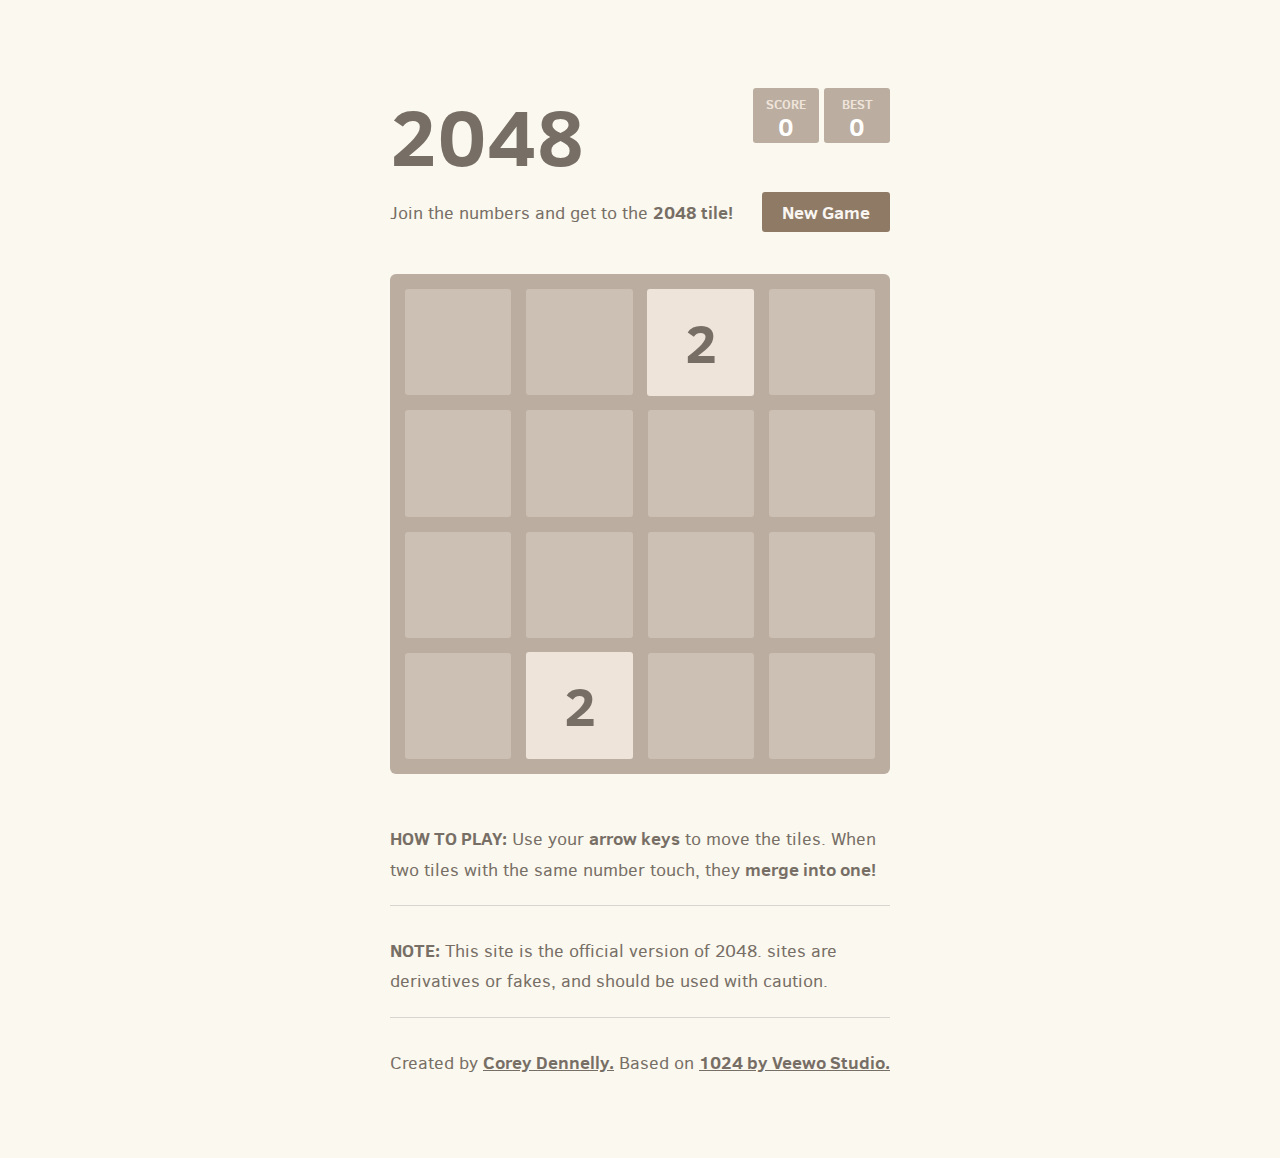
<file: index.html>
<!DOCTYPE html>
<html>
<head>
  <meta charset="utf-8">
  <title>2048 | Corey Dennelly</title>

  <link href="style/main.css" rel="stylesheet" type="text/css">
  <link rel="shortcut icon" href="favicon.ico">
  <link rel="apple-touch-icon" href="meta/apple-touch-icon.png">
  <link rel="apple-touch-startup-image" href="meta/apple-touch-startup-image-640x1096.png" media="(device-width: 320px) and (device-height: 568px) and (-webkit-device-pixel-ratio: 2)"> <!-- iPhone 5+ -->
  <link rel="apple-touch-startup-image" href="meta/apple-touch-startup-image-640x920.png"  media="(device-width: 320px) and (device-height: 480px) and (-webkit-device-pixel-ratio: 2)"> <!-- iPhone, retina -->
  <meta name="apple-mobile-web-app-capable" content="yes">
  <meta name="apple-mobile-web-app-status-bar-style" content="black">

  <meta name="HandheldFriendly" content="True">
  <meta name="MobileOptimized" content="320">
  <meta name="viewport" content="width=device-width, target-densitydpi=160dpi, initial-scale=1.0, maximum-scale=1, user-scalable=no, minimal-ui">
</head>
<body>
  <div class="container">
    <div class="heading">
      <h1 class="title">2048</h1>
      <div class="scores-container">
        <div class="score-container">0</div>
        <div class="best-container">0</div>
      </div>
    </div>

    <div class="above-game">
      <p class="game-intro">Join the numbers and get to the <strong>2048 tile!</strong></p>
      <a class="restart-button">New Game</a>
    </div>

    <div class="game-container">
      <div class="game-message">
        <p></p>
        <div class="lower">
	        <a class="keep-playing-button">Keep Playing</a>
          <a class="retry-button">Play Again</a>
        </div>
      </div>

      <div class="grid-container">
        <div class="grid-row">
          <div class="grid-cell"></div>
          <div class="grid-cell"></div>
          <div class="grid-cell"></div>
          <div class="grid-cell"></div>
        </div>
        <div class="grid-row">
          <div class="grid-cell"></div>
          <div class="grid-cell"></div>
          <div class="grid-cell"></div>
          <div class="grid-cell"></div>
        </div>
        <div class="grid-row">
          <div class="grid-cell"></div>
          <div class="grid-cell"></div>
          <div class="grid-cell"></div>
          <div class="grid-cell"></div>
        </div>
        <div class="grid-row">
          <div class="grid-cell"></div>
          <div class="grid-cell"></div>
          <div class="grid-cell"></div>
          <div class="grid-cell"></div>
        </div>
      </div>

      <div class="tile-container">

      </div>
    </div>

    <p class="game-explanation">
      <strong class="important">How to play:</strong> Use your <strong>arrow keys</strong> to move the tiles. When two tiles with the same number touch, they <strong>merge into one!</strong>
    </p>
    <hr>
    <p>
    <strong class="important">Note:</strong> This site is the official version of 2048. sites are derivatives or fakes, and should be used with caution.
    </p>
    <hr>
    <p>
    Created by <a href="http://okoru.net/" target="_blank">Corey Dennelly.</a> Based on <a href="https://itunes.apple.com/us/app/1024!/id823499224" target="_blank">1024 by Veewo Studio.</a>
    </p>
  </div>

  <script src="js/bind_polyfill.js"></script>
  <script src="js/classlist_polyfill.js"></script>
  <script src="js/animframe_polyfill.js"></script>
  <script src="js/keyboard_input_manager.js"></script>
  <script src="js/html_actuator.js"></script>
  <script src="js/grid.js"></script>
  <script src="js/tile.js"></script>
  <script src="js/local_storage_manager.js"></script>
  <script src="js/game_manager.js"></script>
  <script src="js/application.js"></script>
</body>
</html>
</file>
<file: style/main.css>
@import url(fonts/clear-sans.css);
html, body {
  margin: 0;
  padding: 0;
  background: #faf8ef;
  color: #776e65;
  font-family: "Clear Sans", "Helvetica Neue", Arial, sans-serif;
  font-size: 18px; }

body {
  margin: 80px 0; }

.heading:after {
  content: "";
  display: block;
  clear: both; }

h1.title {
  font-size: 80px;
  font-weight: bold;
  margin: 0;
  display: block;
  float: left; }

@-webkit-keyframes move-up {
  0% {
    top: 25px;
    opacity: 1; }

  100% {
    top: -50px;
    opacity: 0; } }
@-moz-keyframes move-up {
  0% {
    top: 25px;
    opacity: 1; }

  100% {
    top: -50px;
    opacity: 0; } }
@keyframes move-up {
  0% {
    top: 25px;
    opacity: 1; }

  100% {
    top: -50px;
    opacity: 0; } }
.scores-container {
  float: right;
  text-align: right; }

.score-container, .best-container {
  position: relative;
  display: inline-block;
  background: #bbada0;
  padding: 15px 25px;
  font-size: 25px;
  height: 25px;
  line-height: 47px;
  font-weight: bold;
  border-radius: 3px;
  color: white;
  margin-top: 8px;
  text-align: center; }
  .score-container:after, .best-container:after {
    position: absolute;
    width: 100%;
    top: 10px;
    left: 0;
    text-transform: uppercase;
    font-size: 13px;
    line-height: 13px;
    text-align: center;
    color: #eee4da; }
  .score-container .score-addition, .best-container .score-addition {
    position: absolute;
    right: 30px;
    color: red;
    font-size: 25px;
    line-height: 25px;
    font-weight: bold;
    color: rgba(119, 110, 101, 0.9);
    z-index: 100;
    -webkit-animation: move-up 600ms ease-in;
    -moz-animation: move-up 600ms ease-in;
    animation: move-up 600ms ease-in;
    -webkit-animation-fill-mode: both;
    -moz-animation-fill-mode: both;
    animation-fill-mode: both; }

.score-container:after {
  content: "Score"; }

.best-container:after {
  content: "Best"; }

p {
  margin-top: 0;
  margin-bottom: 10px;
  line-height: 1.65; }

a {
  color: #776e65;
  font-weight: bold;
  text-decoration: underline;
  cursor: pointer; }

strong.important {
  text-transform: uppercase; }

hr {
  border: none;
  border-bottom: 1px solid #d8d4d0;
  margin-top: 20px;
  margin-bottom: 30px; }

.container {
  width: 500px;
  margin: 0 auto; }

@-webkit-keyframes fade-in {
  0% {
    opacity: 0; }

  100% {
    opacity: 1; } }
@-moz-keyframes fade-in {
  0% {
    opacity: 0; }

  100% {
    opacity: 1; } }
@keyframes fade-in {
  0% {
    opacity: 0; }

  100% {
    opacity: 1; } }
.game-container {
  margin-top: 40px;
  position: relative;
  padding: 15px;
  cursor: default;
  -webkit-touch-callout: none;
  -ms-touch-callout: none;
  -webkit-user-select: none;
  -moz-user-select: none;
  -ms-user-select: none;
  -ms-touch-action: none;
  touch-action: none;
  background: #bbada0;
  border-radius: 6px;
  width: 500px;
  height: 500px;
  -webkit-box-sizing: border-box;
  -moz-box-sizing: border-box;
  box-sizing: border-box; }
  .game-container .game-message {
    display: none;
    position: absolute;
    top: 0;
    right: 0;
    bottom: 0;
    left: 0;
    background: rgba(238, 228, 218, 0.5);
    z-index: 100;
    text-align: center;
    -webkit-animation: fade-in 800ms ease 1200ms;
    -moz-animation: fade-in 800ms ease 1200ms;
    animation: fade-in 800ms ease 1200ms;
    -webkit-animation-fill-mode: both;
    -moz-animation-fill-mode: both;
    animation-fill-mode: both; }
    .game-container .game-message p {
      font-size: 60px;
      font-weight: bold;
      height: 60px;
      line-height: 60px;
      margin-top: 222px; }
    .game-container .game-message .lower {
      display: block;
      margin-top: 59px; }
    .game-container .game-message a {
      display: inline-block;
      background: #8f7a66;
      border-radius: 3px;
      padding: 0 20px;
      text-decoration: none;
      color: #f9f6f2;
      height: 40px;
      line-height: 42px;
      margin-left: 9px; }
      .game-container .game-message a.keep-playing-button {
        display: none; }
    .game-container .game-message.game-won {
      background: rgba(237, 194, 46, 0.5);
      color: #f9f6f2; }
      .game-container .game-message.game-won a.keep-playing-button {
        display: inline-block; }
    .game-container .game-message.game-won, .game-container .game-message.game-over {
      display: block; }

.grid-container {
  position: absolute;
  z-index: 1; }

.grid-row {
  margin-bottom: 15px; }
  .grid-row:last-child {
    margin-bottom: 0; }
  .grid-row:after {
    content: "";
    display: block;
    clear: both; }

.grid-cell {
  width: 106.25px;
  height: 106.25px;
  margin-right: 15px;
  float: left;
  border-radius: 3px;
  background: rgba(238, 228, 218, 0.35); }
  .grid-cell:last-child {
    margin-right: 0; }

.tile-container {
  position: absolute;
  z-index: 2; }

.tile, .tile .tile-inner {
  width: 107px;
  height: 107px;
  line-height: 107px; }
.tile.tile-position-1-1 {
  -webkit-transform: translate(0px, 0px);
  -moz-transform: translate(0px, 0px);
  -ms-transform: translate(0px, 0px);
  transform: translate(0px, 0px); }
.tile.tile-position-1-2 {
  -webkit-transform: translate(0px, 121px);
  -moz-transform: translate(0px, 121px);
  -ms-transform: translate(0px, 121px);
  transform: translate(0px, 121px); }
.tile.tile-position-1-3 {
  -webkit-transform: translate(0px, 242px);
  -moz-transform: translate(0px, 242px);
  -ms-transform: translate(0px, 242px);
  transform: translate(0px, 242px); }
.tile.tile-position-1-4 {
  -webkit-transform: translate(0px, 363px);
  -moz-transform: translate(0px, 363px);
  -ms-transform: translate(0px, 363px);
  transform: translate(0px, 363px); }
.tile.tile-position-2-1 {
  -webkit-transform: translate(121px, 0px);
  -moz-transform: translate(121px, 0px);
  -ms-transform: translate(121px, 0px);
  transform: translate(121px, 0px); }
.tile.tile-position-2-2 {
  -webkit-transform: translate(121px, 121px);
  -moz-transform: translate(121px, 121px);
  -ms-transform: translate(121px, 121px);
  transform: translate(121px, 121px); }
.tile.tile-position-2-3 {
  -webkit-transform: translate(121px, 242px);
  -moz-transform: translate(121px, 242px);
  -ms-transform: translate(121px, 242px);
  transform: translate(121px, 242px); }
.tile.tile-position-2-4 {
  -webkit-transform: translate(121px, 363px);
  -moz-transform: translate(121px, 363px);
  -ms-transform: translate(121px, 363px);
  transform: translate(121px, 363px); }
.tile.tile-position-3-1 {
  -webkit-transform: translate(242px, 0px);
  -moz-transform: translate(242px, 0px);
  -ms-transform: translate(242px, 0px);
  transform: translate(242px, 0px); }
.tile.tile-position-3-2 {
  -webkit-transform: translate(242px, 121px);
  -moz-transform: translate(242px, 121px);
  -ms-transform: translate(242px, 121px);
  transform: translate(242px, 121px); }
.tile.tile-position-3-3 {
  -webkit-transform: translate(242px, 242px);
  -moz-transform: translate(242px, 242px);
  -ms-transform: translate(242px, 242px);
  transform: translate(242px, 242px); }
.tile.tile-position-3-4 {
  -webkit-transform: translate(242px, 363px);
  -moz-transform: translate(242px, 363px);
  -ms-transform: translate(242px, 363px);
  transform: translate(242px, 363px); }
.tile.tile-position-4-1 {
  -webkit-transform: translate(363px, 0px);
  -moz-transform: translate(363px, 0px);
  -ms-transform: translate(363px, 0px);
  transform: translate(363px, 0px); }
.tile.tile-position-4-2 {
  -webkit-transform: translate(363px, 121px);
  -moz-transform: translate(363px, 121px);
  -ms-transform: translate(363px, 121px);
  transform: translate(363px, 121px); }
.tile.tile-position-4-3 {
  -webkit-transform: translate(363px, 242px);
  -moz-transform: translate(363px, 242px);
  -ms-transform: translate(363px, 242px);
  transform: translate(363px, 242px); }
.tile.tile-position-4-4 {
  -webkit-transform: translate(363px, 363px);
  -moz-transform: translate(363px, 363px);
  -ms-transform: translate(363px, 363px);
  transform: translate(363px, 363px); }

.tile {
  position: absolute;
  -webkit-transition: 100ms ease-in-out;
  -moz-transition: 100ms ease-in-out;
  transition: 100ms ease-in-out;
  -webkit-transition-property: -webkit-transform;
  -moz-transition-property: -moz-transform;
  transition-property: transform; }
  .tile .tile-inner {
    border-radius: 3px;
    background: #eee4da;
    text-align: center;
    font-weight: bold;
    z-index: 10;
    font-size: 55px; }
  .tile.tile-2 .tile-inner {
    background: #eee4da;
    box-shadow: 0 0 30px 10px rgba(243, 215, 116, 0), inset 0 0 0 1px rgba(255, 255, 255, 0); }
  .tile.tile-4 .tile-inner {
    background: #ede0c8;
    box-shadow: 0 0 30px 10px rgba(243, 215, 116, 0), inset 0 0 0 1px rgba(255, 255, 255, 0); }
  .tile.tile-8 .tile-inner {
    color: #f9f6f2;
    background: #f2b179; }
  .tile.tile-16 .tile-inner {
    color: #f9f6f2;
    background: #f59563; }
  .tile.tile-32 .tile-inner {
    color: #f9f6f2;
    background: #f67c5f; }
  .tile.tile-64 .tile-inner {
    color: #f9f6f2;
    background: #f65e3b; }
  .tile.tile-128 .tile-inner {
    color: #f9f6f2;
    background: #edcf72;
    box-shadow: 0 0 30px 10px rgba(243, 215, 116, 0.2381), inset 0 0 0 1px rgba(255, 255, 255, 0.14286);
    font-size: 45px; }
    @media screen and (max-width: 520px) {
      .tile.tile-128 .tile-inner {
        font-size: 25px; } }
  .tile.tile-256 .tile-inner {
    color: #f9f6f2;
    background: #edcc61;
    box-shadow: 0 0 30px 10px rgba(243, 215, 116, 0.31746), inset 0 0 0 1px rgba(255, 255, 255, 0.19048);
    font-size: 45px; }
    @media screen and (max-width: 520px) {
      .tile.tile-256 .tile-inner {
        font-size: 25px; } }
  .tile.tile-512 .tile-inner {
    color: #f9f6f2;
    background: #edc850;
    box-shadow: 0 0 30px 10px rgba(243, 215, 116, 0.39683), inset 0 0 0 1px rgba(255, 255, 255, 0.2381);
    font-size: 45px; }
    @media screen and (max-width: 520px) {
      .tile.tile-512 .tile-inner {
        font-size: 25px; } }
  .tile.tile-1024 .tile-inner {
    color: #f9f6f2;
    background: #edc53f;
    box-shadow: 0 0 30px 10px rgba(243, 215, 116, 0.47619), inset 0 0 0 1px rgba(255, 255, 255, 0.28571);
    font-size: 35px; }
    @media screen and (max-width: 520px) {
      .tile.tile-1024 .tile-inner {
        font-size: 15px; } }
  .tile.tile-2048 .tile-inner {
    color: #f9f6f2;
    background: #edc22e;
    box-shadow: 0 0 30px 10px rgba(243, 215, 116, 0.55556), inset 0 0 0 1px rgba(255, 255, 255, 0.33333);
    font-size: 35px; }
    @media screen and (max-width: 520px) {
      .tile.tile-2048 .tile-inner {
        font-size: 15px; } }
  .tile.tile-super .tile-inner {
    color: #f9f6f2;
    background: #3c3a32;
    font-size: 30px; }
    @media screen and (max-width: 520px) {
      .tile.tile-super .tile-inner {
        font-size: 10px; } }

@-webkit-keyframes appear {
  0% {
    opacity: 0;
    -webkit-transform: scale(0);
    -moz-transform: scale(0);
    -ms-transform: scale(0);
    transform: scale(0); }

  100% {
    opacity: 1;
    -webkit-transform: scale(1);
    -moz-transform: scale(1);
    -ms-transform: scale(1);
    transform: scale(1); } }
@-moz-keyframes appear {
  0% {
    opacity: 0;
    -webkit-transform: scale(0);
    -moz-transform: scale(0);
    -ms-transform: scale(0);
    transform: scale(0); }

  100% {
    opacity: 1;
    -webkit-transform: scale(1);
    -moz-transform: scale(1);
    -ms-transform: scale(1);
    transform: scale(1); } }
@keyframes appear {
  0% {
    opacity: 0;
    -webkit-transform: scale(0);
    -moz-transform: scale(0);
    -ms-transform: scale(0);
    transform: scale(0); }

  100% {
    opacity: 1;
    -webkit-transform: scale(1);
    -moz-transform: scale(1);
    -ms-transform: scale(1);
    transform: scale(1); } }
.tile-new .tile-inner {
  -webkit-animation: appear 200ms ease 100ms;
  -moz-animation: appear 200ms ease 100ms;
  animation: appear 200ms ease 100ms;
  -webkit-animation-fill-mode: backwards;
  -moz-animation-fill-mode: backwards;
  animation-fill-mode: backwards; }

@-webkit-keyframes pop {
  0% {
    -webkit-transform: scale(0);
    -moz-transform: scale(0);
    -ms-transform: scale(0);
    transform: scale(0); }

  50% {
    -webkit-transform: scale(1.2);
    -moz-transform: scale(1.2);
    -ms-transform: scale(1.2);
    transform: scale(1.2); }

  100% {
    -webkit-transform: scale(1);
    -moz-transform: scale(1);
    -ms-transform: scale(1);
    transform: scale(1); } }
@-moz-keyframes pop {
  0% {
    -webkit-transform: scale(0);
    -moz-transform: scale(0);
    -ms-transform: scale(0);
    transform: scale(0); }

  50% {
    -webkit-transform: scale(1.2);
    -moz-transform: scale(1.2);
    -ms-transform: scale(1.2);
    transform: scale(1.2); }

  100% {
    -webkit-transform: scale(1);
    -moz-transform: scale(1);
    -ms-transform: scale(1);
    transform: scale(1); } }
@keyframes pop {
  0% {
    -webkit-transform: scale(0);
    -moz-transform: scale(0);
    -ms-transform: scale(0);
    transform: scale(0); }

  50% {
    -webkit-transform: scale(1.2);
    -moz-transform: scale(1.2);
    -ms-transform: scale(1.2);
    transform: scale(1.2); }

  100% {
    -webkit-transform: scale(1);
    -moz-transform: scale(1);
    -ms-transform: scale(1);
    transform: scale(1); } }
.tile-merged .tile-inner {
  z-index: 20;
  -webkit-animation: pop 200ms ease 100ms;
  -moz-animation: pop 200ms ease 100ms;
  animation: pop 200ms ease 100ms;
  -webkit-animation-fill-mode: backwards;
  -moz-animation-fill-mode: backwards;
  animation-fill-mode: backwards; }

.above-game:after {
  content: "";
  display: block;
  clear: both; }

.game-intro {
  float: left;
  line-height: 42px;
  margin-bottom: 0; }

.restart-button {
  display: inline-block;
  background: #8f7a66;
  border-radius: 3px;
  padding: 0 20px;
  text-decoration: none;
  color: #f9f6f2;
  height: 40px;
  line-height: 42px;
  display: block;
  text-align: center;
  float: right; }

.game-explanation {
  margin-top: 50px; }

@media screen and (max-width: 520px) {
  html, body {
    font-size: 15px; }

  body {
    margin: 20px 0;
    padding: 0 20px; }

  h1.title {
    font-size: 27px;
    margin-top: 15px; }

  .container {
    width: 280px;
    margin: 0 auto; }

  .score-container, .best-container {
    margin-top: 0;
    padding: 15px 10px;
    min-width: 40px; }

  .heading {
    margin-bottom: 10px; }

  .game-intro {
    width: 55%;
    display: block;
    box-sizing: border-box;
    line-height: 1.65; }

  .restart-button {
    width: 42%;
    padding: 0;
    display: block;
    box-sizing: border-box;
    margin-top: 2px; }

  .game-container {
    margin-top: 17px;
    position: relative;
    padding: 10px;
    cursor: default;
    -webkit-touch-callout: none;
    -ms-touch-callout: none;
    -webkit-user-select: none;
    -moz-user-select: none;
    -ms-user-select: none;
    -ms-touch-action: none;
    touch-action: none;
    background: #bbada0;
    border-radius: 6px;
    width: 280px;
    height: 280px;
    -webkit-box-sizing: border-box;
    -moz-box-sizing: border-box;
    box-sizing: border-box; }
    .game-container .game-message {
      display: none;
      position: absolute;
      top: 0;
      right: 0;
      bottom: 0;
      left: 0;
      background: rgba(238, 228, 218, 0.5);
      z-index: 100;
      text-align: center;
      -webkit-animation: fade-in 800ms ease 1200ms;
      -moz-animation: fade-in 800ms ease 1200ms;
      animation: fade-in 800ms ease 1200ms;
      -webkit-animation-fill-mode: both;
      -moz-animation-fill-mode: both;
      animation-fill-mode: both; }
      .game-container .game-message p {
        font-size: 60px;
        font-weight: bold;
        height: 60px;
        line-height: 60px;
        margin-top: 222px; }
      .game-container .game-message .lower {
        display: block;
        margin-top: 59px; }
      .game-container .game-message a {
        display: inline-block;
        background: #8f7a66;
        border-radius: 3px;
        padding: 0 20px;
        text-decoration: none;
        color: #f9f6f2;
        height: 40px;
        line-height: 42px;
        margin-left: 9px; }
        .game-container .game-message a.keep-playing-button {
          display: none; }
      .game-container .game-message.game-won {
        background: rgba(237, 194, 46, 0.5);
        color: #f9f6f2; }
        .game-container .game-message.game-won a.keep-playing-button {
          display: inline-block; }
      .game-container .game-message.game-won, .game-container .game-message.game-over {
        display: block; }

  .grid-container {
    position: absolute;
    z-index: 1; }

  .grid-row {
    margin-bottom: 10px; }
    .grid-row:last-child {
      margin-bottom: 0; }
    .grid-row:after {
      content: "";
      display: block;
      clear: both; }

  .grid-cell {
    width: 57.5px;
    height: 57.5px;
    margin-right: 10px;
    float: left;
    border-radius: 3px;
    background: rgba(238, 228, 218, 0.35); }
    .grid-cell:last-child {
      margin-right: 0; }

  .tile-container {
    position: absolute;
    z-index: 2; }

  .tile, .tile .tile-inner {
    width: 58px;
    height: 58px;
    line-height: 58px; }
  .tile.tile-position-1-1 {
    -webkit-transform: translate(0px, 0px);
    -moz-transform: translate(0px, 0px);
    -ms-transform: translate(0px, 0px);
    transform: translate(0px, 0px); }
  .tile.tile-position-1-2 {
    -webkit-transform: translate(0px, 67px);
    -moz-transform: translate(0px, 67px);
    -ms-transform: translate(0px, 67px);
    transform: translate(0px, 67px); }
  .tile.tile-position-1-3 {
    -webkit-transform: translate(0px, 135px);
    -moz-transform: translate(0px, 135px);
    -ms-transform: translate(0px, 135px);
    transform: translate(0px, 135px); }
  .tile.tile-position-1-4 {
    -webkit-transform: translate(0px, 202px);
    -moz-transform: translate(0px, 202px);
    -ms-transform: translate(0px, 202px);
    transform: translate(0px, 202px); }
  .tile.tile-position-2-1 {
    -webkit-transform: translate(67px, 0px);
    -moz-transform: translate(67px, 0px);
    -ms-transform: translate(67px, 0px);
    transform: translate(67px, 0px); }
  .tile.tile-position-2-2 {
    -webkit-transform: translate(67px, 67px);
    -moz-transform: translate(67px, 67px);
    -ms-transform: translate(67px, 67px);
    transform: translate(67px, 67px); }
  .tile.tile-position-2-3 {
    -webkit-transform: translate(67px, 135px);
    -moz-transform: translate(67px, 135px);
    -ms-transform: translate(67px, 135px);
    transform: translate(67px, 135px); }
  .tile.tile-position-2-4 {
    -webkit-transform: translate(67px, 202px);
    -moz-transform: translate(67px, 202px);
    -ms-transform: translate(67px, 202px);
    transform: translate(67px, 202px); }
  .tile.tile-position-3-1 {
    -webkit-transform: translate(135px, 0px);
    -moz-transform: translate(135px, 0px);
    -ms-transform: translate(135px, 0px);
    transform: translate(135px, 0px); }
  .tile.tile-position-3-2 {
    -webkit-transform: translate(135px, 67px);
    -moz-transform: translate(135px, 67px);
    -ms-transform: translate(135px, 67px);
    transform: translate(135px, 67px); }
  .tile.tile-position-3-3 {
    -webkit-transform: translate(135px, 135px);
    -moz-transform: translate(135px, 135px);
    -ms-transform: translate(135px, 135px);
    transform: translate(135px, 135px); }
  .tile.tile-position-3-4 {
    -webkit-transform: translate(135px, 202px);
    -moz-transform: translate(135px, 202px);
    -ms-transform: translate(135px, 202px);
    transform: translate(135px, 202px); }
  .tile.tile-position-4-1 {
    -webkit-transform: translate(202px, 0px);
    -moz-transform: translate(202px, 0px);
    -ms-transform: translate(202px, 0px);
    transform: translate(202px, 0px); }
  .tile.tile-position-4-2 {
    -webkit-transform: translate(202px, 67px);
    -moz-transform: translate(202px, 67px);
    -ms-transform: translate(202px, 67px);
    transform: translate(202px, 67px); }
  .tile.tile-position-4-3 {
    -webkit-transform: translate(202px, 135px);
    -moz-transform: translate(202px, 135px);
    -ms-transform: translate(202px, 135px);
    transform: translate(202px, 135px); }
  .tile.tile-position-4-4 {
    -webkit-transform: translate(202px, 202px);
    -moz-transform: translate(202px, 202px);
    -ms-transform: translate(202px, 202px);
    transform: translate(202px, 202px); }

  .tile .tile-inner {
    font-size: 35px; }

  .game-message p {
    font-size: 30px !important;
    height: 30px !important;
    line-height: 30px !important;
    margin-top: 90px !important; }
  .game-message .lower {
    margin-top: 30px !important; } }
</file>
